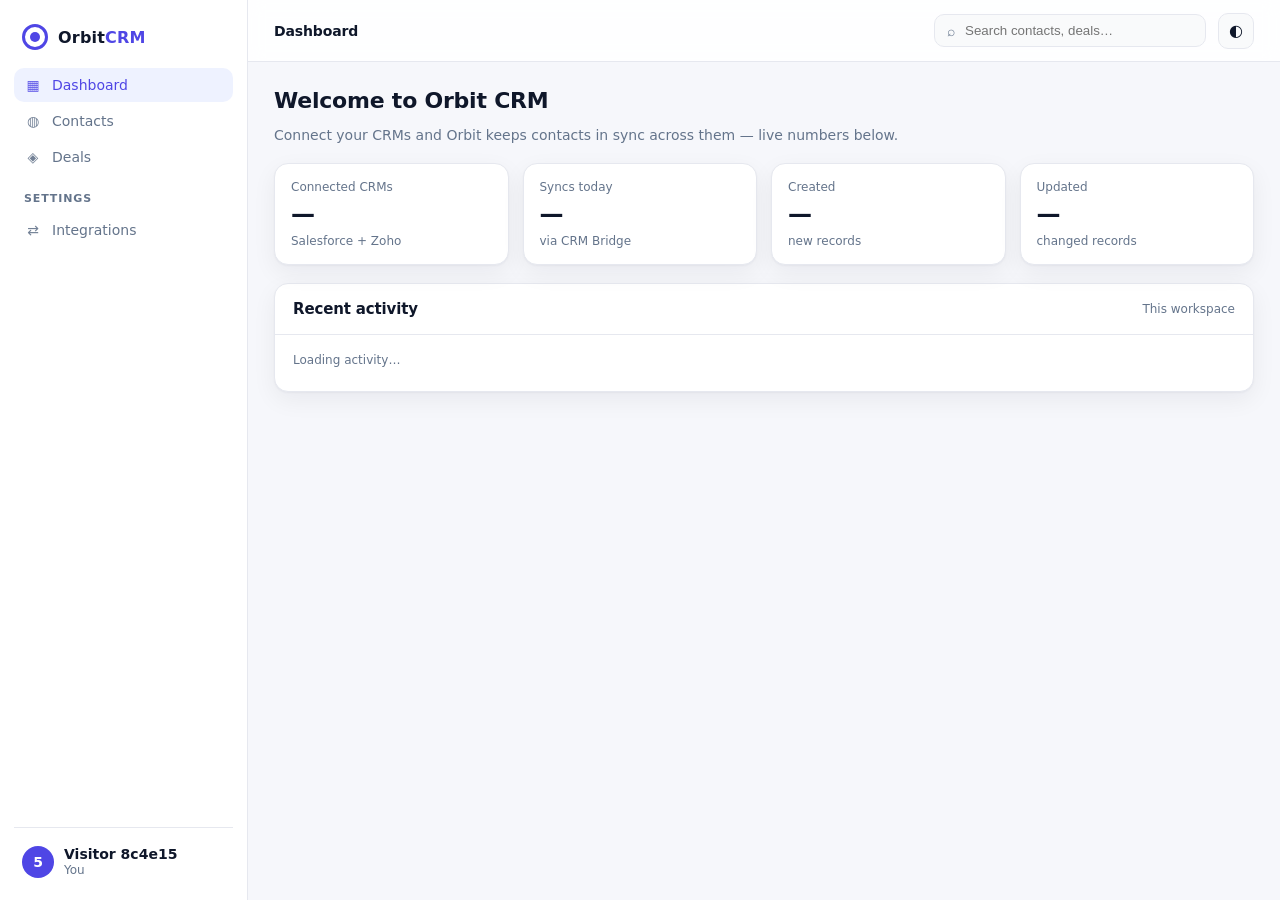
<file: index.html>
<!DOCTYPE html>
<html lang="en">
<head>
  <meta charset="UTF-8" />
  <meta name="viewport" content="width=device-width, initial-scale=1.0" />
  <title>Orbit CRM</title>
  <meta http-equiv="refresh" content="0; url=./app/public/" />
  <script>location.replace("./app/public/" + location.search + location.hash);</script>
</head>
<body><p><a href="./app/public/">Open Orbit CRM</a></p></body>
</html>
</file>
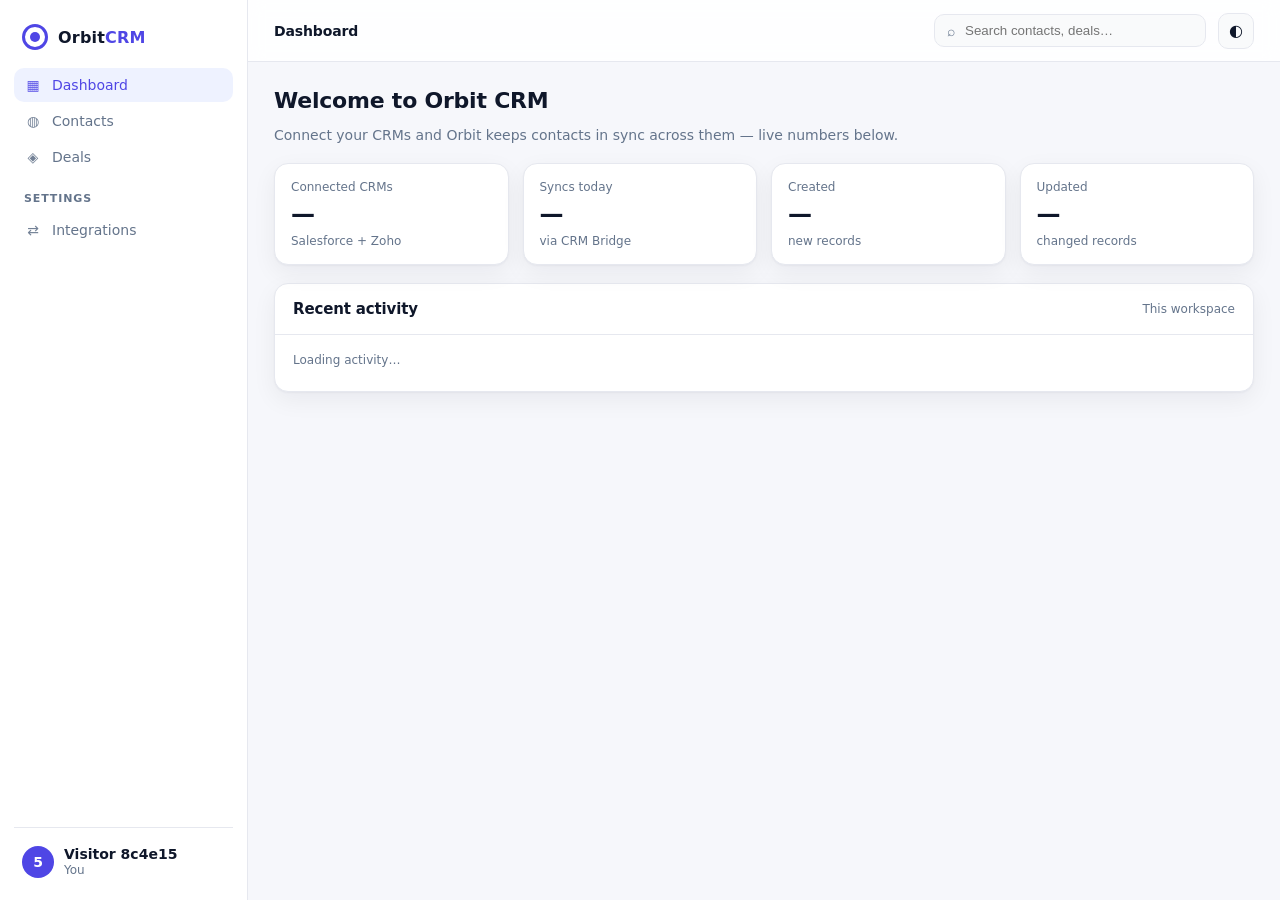
<file: app/public/index.html>
<!DOCTYPE html>
<html lang="en" data-theme="light">
<head>
  <meta charset="UTF-8" />
  <meta name="viewport" content="width=device-width, initial-scale=1.0" />
  <title>Orbit CRM</title>
  <link rel="stylesheet" href="./styles.css" />
  <link rel="icon" href="data:image/svg+xml,%3Csvg xmlns='http://www.w3.org/2000/svg' viewBox='0 0 32 32'%3E%3Ccircle cx='16' cy='16' r='11' fill='none' stroke='%234f46e5' stroke-width='3'/%3E%3Ccircle cx='16' cy='16' r='4' fill='%234f46e5'/%3E%3C/svg%3E" />
</head>
<body>
  <div class="app">
    <aside class="sidebar">
      <div class="brand">
        <span class="brand-mark" aria-hidden="true"></span>
        <span class="brand-name">Orbit<span>CRM</span></span>
      </div>
      <nav class="nav" id="nav">
        <a class="nav-item" data-view="dashboard" href="#dashboard">
          <span class="nav-ico">▦</span> Dashboard
        </a>
        <a class="nav-item" data-view="contacts" href="#contacts">
          <span class="nav-ico">◍</span> Contacts
        </a>
        <a class="nav-item" data-view="deals" href="#deals">
          <span class="nav-ico">◈</span> Deals
        </a>
        <div class="nav-label">Settings</div>
        <a class="nav-item" data-view="integrations" href="#integrations">
          <span class="nav-ico">⇄</span> Integrations
        </a>
      </nav>
      <div class="sidebar-foot">
        <div class="user">
          <span class="avatar" id="userAvatar">V</span>
          <div class="user-meta">
            <strong id="userName">Visitor</strong>
            <span id="userRole">You</span>
          </div>
        </div>
      </div>
    </aside>

    <main class="main">
      <header class="topbar">
        <div class="crumbs" id="crumbs">Dashboard</div>
        <div class="top-actions">
          <div class="search"><span>⌕</span><input placeholder="Search contacts, deals…" /></div>
          <button class="icon-btn" id="themeBtn" title="Toggle theme">◐</button>
        </div>
      </header>

      <section class="view" id="view-dashboard">
        <div class="page-head">
          <h1>Welcome to Orbit CRM</h1>
          <p class="muted">Connect your CRMs and Orbit keeps contacts in sync across them — live numbers below.</p>
        </div>
        <div class="kpis">
          <div class="kpi"><span class="kpi-label">Connected CRMs</span><span class="kpi-value" id="kpiConnected">—</span><span class="kpi-delta">Salesforce + Zoho</span></div>
          <div class="kpi"><span class="kpi-label">Syncs today</span><span class="kpi-value" id="kpiSynced">—</span><span class="kpi-delta">via CRM Bridge</span></div>
          <div class="kpi"><span class="kpi-label">Created</span><span class="kpi-value" id="kpiCreated">—</span><span class="kpi-delta">new records</span></div>
          <div class="kpi"><span class="kpi-label">Updated</span><span class="kpi-value" id="kpiUpdated">—</span><span class="kpi-delta">changed records</span></div>
        </div>
        <div class="panel">
          <div class="panel-head"><h2>Recent activity</h2><span class="muted small">This workspace</span></div>
          <ul class="activity" id="activity">
            <li class="muted small">Loading activity…</li>
          </ul>
        </div>
      </section>

      <section class="view" id="view-contacts" hidden>
        <div class="page-head"><h1>Contacts</h1><p class="muted">Records synced between your connected CRMs.</p></div>
        <div class="panel">
          <table class="table">
            <thead><tr><th>Name</th><th>Email</th><th>Phone</th><th>Source</th><th>Status</th></tr></thead>
            <tbody id="contactsBody">
              <tr><td colspan="5" class="muted">Loading synced contacts…</td></tr>
            </tbody>
          </table>
        </div>
      </section>

      <section class="view" id="view-deals" hidden>
        <div class="page-head"><h1>Deals</h1><p class="muted">Pipeline overview.</p></div>
        <div class="panel">
          <p class="muted">CRM Bridge syncs <strong>Contacts</strong> (First Name, Last Name, Email, Phone). Deals and pipeline objects are out of scope for this integration.</p>
        </div>
      </section>

      <section class="view" id="view-integrations" hidden>
        <div class="page-head">
          <h1>Connect your CRMs</h1>
          <p class="muted">Link your CRM accounts once and Orbit keeps contacts in sync across them — no exports, no manual copying.</p>
        </div>

        <div class="cards">
          <div class="conn-card" id="card-salesforce">
            <div class="conn-top">
              <span class="conn-logo sf">SF</span>
              <div class="conn-id"><strong>Salesforce</strong><span class="muted small">CRM · source &amp; target</span></div>
              <span class="status-dot" id="dot-salesforce" data-state="unknown"></span>
            </div>
            <div class="conn-bottom">
              <span class="conn-state" id="state-salesforce">Checking…</span>
              <button class="btn" data-connect="salesforce">Connect</button>
            </div>
          </div>

          <div class="conn-card" id="card-zoho">
            <div class="conn-top">
              <span class="conn-logo zoho">Z</span>
              <div class="conn-id"><strong>Zoho CRM</strong><span class="muted small">CRM · source &amp; target</span></div>
              <span class="status-dot" id="dot-zoho" data-state="unknown"></span>
            </div>
            <div class="conn-bottom">
              <span class="conn-state" id="state-zoho">Checking…</span>
              <button class="btn" data-connect="zoho">Connect</button>
            </div>
          </div>
        </div>

        <div class="links" id="workflowLinks" hidden></div>

        <div class="notice" id="embedNotice" hidden></div>

        <div class="panel widget-panel">
          <div class="panel-head">
            <h2>Integration hub</h2>
            <span class="muted small">Powered by Fastn</span>
          </div>
          <div class="widget-frame" id="widgetFrame">
            <div class="widget-loading" id="widgetLoading">Loading integration hub…</div>
          </div>
        </div>
      </section>
    </main>
  </div>

  <script src="./app.js"></script>
</body>
</html>
</file>
<file: app/public/styles.css>
:root {
  --bg: #f6f7fb;
  --surface: #ffffff;
  --surface-2: #f9fafb;
  --text: #0f172a;
  --muted: #64748b;
  --border: #e6e8ef;
  --primary: #4f46e5;
  --primary-soft: #eef2ff;
  --ok: #10b981;
  --warn: #f59e0b;
  --shadow: 0 1px 2px rgba(16, 24, 40, .04), 0 8px 24px rgba(16, 24, 40, .06);
  --radius: 14px;
}

[data-theme="dark"] {
  --bg: #0b1020;
  --surface: #121a2e;
  --surface-2: #0f1628;
  --text: #e7ecf5;
  --muted: #93a1b8;
  --border: #223049;
  --primary: #8b8cf7;
  --primary-soft: #1b2450;
  --shadow: 0 1px 2px rgba(0, 0, 0, .3), 0 12px 32px rgba(0, 0, 0, .35);
}

* { box-sizing: border-box; }

html, body { height: 100%; }

body {
  margin: 0;
  font-family: "Inter", "Segoe UI", system-ui, -apple-system, Roboto, Helvetica, Arial, sans-serif;
  background: var(--bg);
  color: var(--text);
  -webkit-font-smoothing: antialiased;
  font-size: 14px;
}

.app { display: grid; grid-template-columns: 248px 1fr; min-height: 100vh; }

/* Sidebar */
.sidebar {
  background: var(--surface);
  border-right: 1px solid var(--border);
  display: flex;
  flex-direction: column;
  padding: 18px 14px;
  position: sticky;
  top: 0;
  height: 100vh;
}
.brand { display: flex; align-items: center; gap: 10px; padding: 6px 8px 18px; }
.brand-mark {
  width: 26px; height: 26px; border-radius: 50%;
  border: 3px solid var(--primary);
  position: relative;
}
.brand-mark::after {
  content: ""; position: absolute; inset: 5px; border-radius: 50%; background: var(--primary);
}
.brand-name { font-weight: 700; letter-spacing: .2px; font-size: 16px; }
.brand-name span { color: var(--primary); }

.nav { display: flex; flex-direction: column; gap: 2px; }
.nav-item {
  display: flex; align-items: center; gap: 10px;
  padding: 9px 10px; border-radius: 10px;
  color: var(--muted); text-decoration: none; font-weight: 500;
  transition: background .15s ease, color .15s ease;
}
.nav-item:hover { background: var(--surface-2); color: var(--text); }
.nav-item.active { background: var(--primary-soft); color: var(--primary); }
.nav-ico { width: 18px; text-align: center; opacity: .9; }
.nav-label {
  margin: 16px 10px 6px; font-size: 11px; letter-spacing: .08em;
  text-transform: uppercase; color: var(--muted); font-weight: 600;
}
.sidebar-foot { margin-top: auto; border-top: 1px solid var(--border); padding-top: 14px; }
.user { display: flex; align-items: center; gap: 10px; padding: 4px 8px; }
.avatar {
  width: 32px; height: 32px; border-radius: 50%;
  background: var(--primary); color: #fff; display: grid; place-items: center; font-weight: 600;
}
.user-meta { display: flex; flex-direction: column; line-height: 1.2; }
.user-meta span { color: var(--muted); font-size: 12px; }

/* Main */
.main { min-width: 0; display: flex; flex-direction: column; }
.topbar {
  height: 62px; display: flex; align-items: center; justify-content: space-between;
  padding: 0 26px; border-bottom: 1px solid var(--border);
  background: color-mix(in srgb, var(--surface) 88%, transparent);
  backdrop-filter: blur(8px); position: sticky; top: 0; z-index: 5;
}
.crumbs { font-weight: 600; }
.top-actions { display: flex; align-items: center; gap: 12px; }
.search {
  display: flex; align-items: center; gap: 8px;
  background: var(--surface-2); border: 1px solid var(--border);
  border-radius: 10px; padding: 7px 12px; color: var(--muted);
}
.search input { border: none; background: transparent; outline: none; color: var(--text); width: 230px; }
.icon-btn {
  width: 36px; height: 36px; border-radius: 10px; border: 1px solid var(--border);
  background: var(--surface-2); color: var(--text); cursor: pointer; font-size: 16px;
}
.icon-btn:hover { background: var(--primary-soft); }

.view { padding: 26px; max-width: 1080px; width: 100%; }
.page-head { margin-bottom: 20px; }
.page-head h1 { margin: 0 0 6px; font-size: 22px; letter-spacing: -.01em; }
.muted { color: var(--muted); }
.small { font-size: 12px; }
.crumbs, .panel-head h2 { letter-spacing: -.01em; }

/* KPIs */
.kpis { display: grid; grid-template-columns: repeat(4, 1fr); gap: 14px; margin-bottom: 18px; }
.kpi {
  background: var(--surface); border: 1px solid var(--border); border-radius: var(--radius);
  padding: 16px; display: flex; flex-direction: column; gap: 6px; box-shadow: var(--shadow);
}
.kpi-label { color: var(--muted); font-size: 12px; }
.kpi-value { font-size: 24px; font-weight: 700; letter-spacing: -.02em; }
.kpi-value.good { color: var(--ok); }
.kpi-delta { font-size: 12px; color: var(--muted); }
.kpi-delta.up { color: var(--ok); }

/* Panels */
.panel {
  background: var(--surface); border: 1px solid var(--border); border-radius: var(--radius);
  box-shadow: var(--shadow); overflow: hidden;
}
.panel-head {
  display: flex; align-items: center; justify-content: space-between;
  padding: 16px 18px; border-bottom: 1px solid var(--border);
}
.panel-head h2 { margin: 0; font-size: 15px; }
.activity { list-style: none; margin: 0; padding: 8px 18px 14px; }
.activity li { display: flex; align-items: center; gap: 10px; padding: 10px 0; border-bottom: 1px dashed var(--border); }
.activity li:last-child { border-bottom: none; }
.dot { width: 8px; height: 8px; border-radius: 50%; background: var(--muted); flex: none; }
.dot.ok { background: var(--ok); }

/* Table */
.table { width: 100%; border-collapse: collapse; }
.table th, .table td { text-align: left; padding: 12px 18px; border-bottom: 1px solid var(--border); }
.table th { font-size: 12px; text-transform: uppercase; letter-spacing: .05em; color: var(--muted); }
.table tr:last-child td { border-bottom: none; }
.pill { font-size: 12px; padding: 3px 10px; border-radius: 999px; font-weight: 600; }
.pill.ok { background: color-mix(in srgb, var(--ok) 14%, transparent); color: var(--ok); }

/* Connector cards */
.cards { display: grid; grid-template-columns: 1fr 1fr; gap: 16px; margin-bottom: 16px; }
.conn-card {
  background: var(--surface); border: 1px solid var(--border); border-radius: var(--radius);
  box-shadow: var(--shadow); padding: 18px; display: flex; flex-direction: column; gap: 16px;
  transition: transform .15s ease, border-color .15s ease;
}
.conn-card:hover { transform: translateY(-1px); border-color: color-mix(in srgb, var(--primary) 40%, var(--border)); }
.conn-top { display: flex; align-items: center; gap: 12px; }
.conn-logo {
  width: 40px; height: 40px; border-radius: 11px; display: grid; place-items: center;
  font-weight: 700; color: #fff; flex: none;
}
.conn-logo.sf { background: #00a1e0; }
.conn-logo.zoho { background: #e42527; }
.conn-id { display: flex; flex-direction: column; line-height: 1.3; }
.conn-bottom { display: flex; align-items: center; justify-content: space-between; }
.conn-state { color: var(--muted); font-size: 13px; }
.status-dot { width: 10px; height: 10px; border-radius: 50%; margin-left: auto; background: var(--muted); }
.status-dot[data-state="connected"] { background: var(--ok); box-shadow: 0 0 0 4px color-mix(in srgb, var(--ok) 18%, transparent); }
.status-dot[data-state="pending"] { background: var(--warn); }
.status-dot[data-state="unknown"] { background: var(--muted); }

.btn {
  background: var(--primary); color: #fff; border: none; border-radius: 10px;
  padding: 9px 16px; font-weight: 600; cursor: pointer; font-size: 13px;
}
.btn:hover { filter: brightness(1.05); }
.btn.ghost { background: transparent; color: var(--muted); border: 1px solid var(--border); }

/* Widget */
.widget-panel { margin-top: 6px; }
.widget-frame { min-height: 560px; background: var(--surface-2); position: relative; }
.widget-frame iframe { width: 100%; height: 640px; border: none; display: block; background: #fff; }
.widget-loading {
  position: absolute; inset: 0; display: grid; place-items: center; color: var(--muted);
}
.notice {
  margin-bottom: 16px; padding: 12px 14px; border-radius: 10px; font-size: 13px;
  background: color-mix(in srgb, var(--warn) 12%, transparent);
  border: 1px solid color-mix(in srgb, var(--warn) 35%, transparent);
  color: color-mix(in srgb, var(--warn) 80%, var(--text));
}

/* Workflow deep links */
.links { display: flex; flex-wrap: wrap; gap: 10px; margin-bottom: 16px; }
.link {
  font-size: 13px; font-weight: 600; color: var(--primary); text-decoration: none;
  background: var(--primary-soft); border: 1px solid color-mix(in srgb, var(--primary) 25%, transparent);
  padding: 8px 12px; border-radius: 10px;
}
.link:hover { filter: brightness(1.03); text-decoration: underline; }

@media (max-width: 900px) {
  .app { grid-template-columns: 1fr; }
  .sidebar { position: static; height: auto; }
  .kpis { grid-template-columns: 1fr 1fr; }
  .cards { grid-template-columns: 1fr; }
  .search input { width: 140px; }
}
</file>
